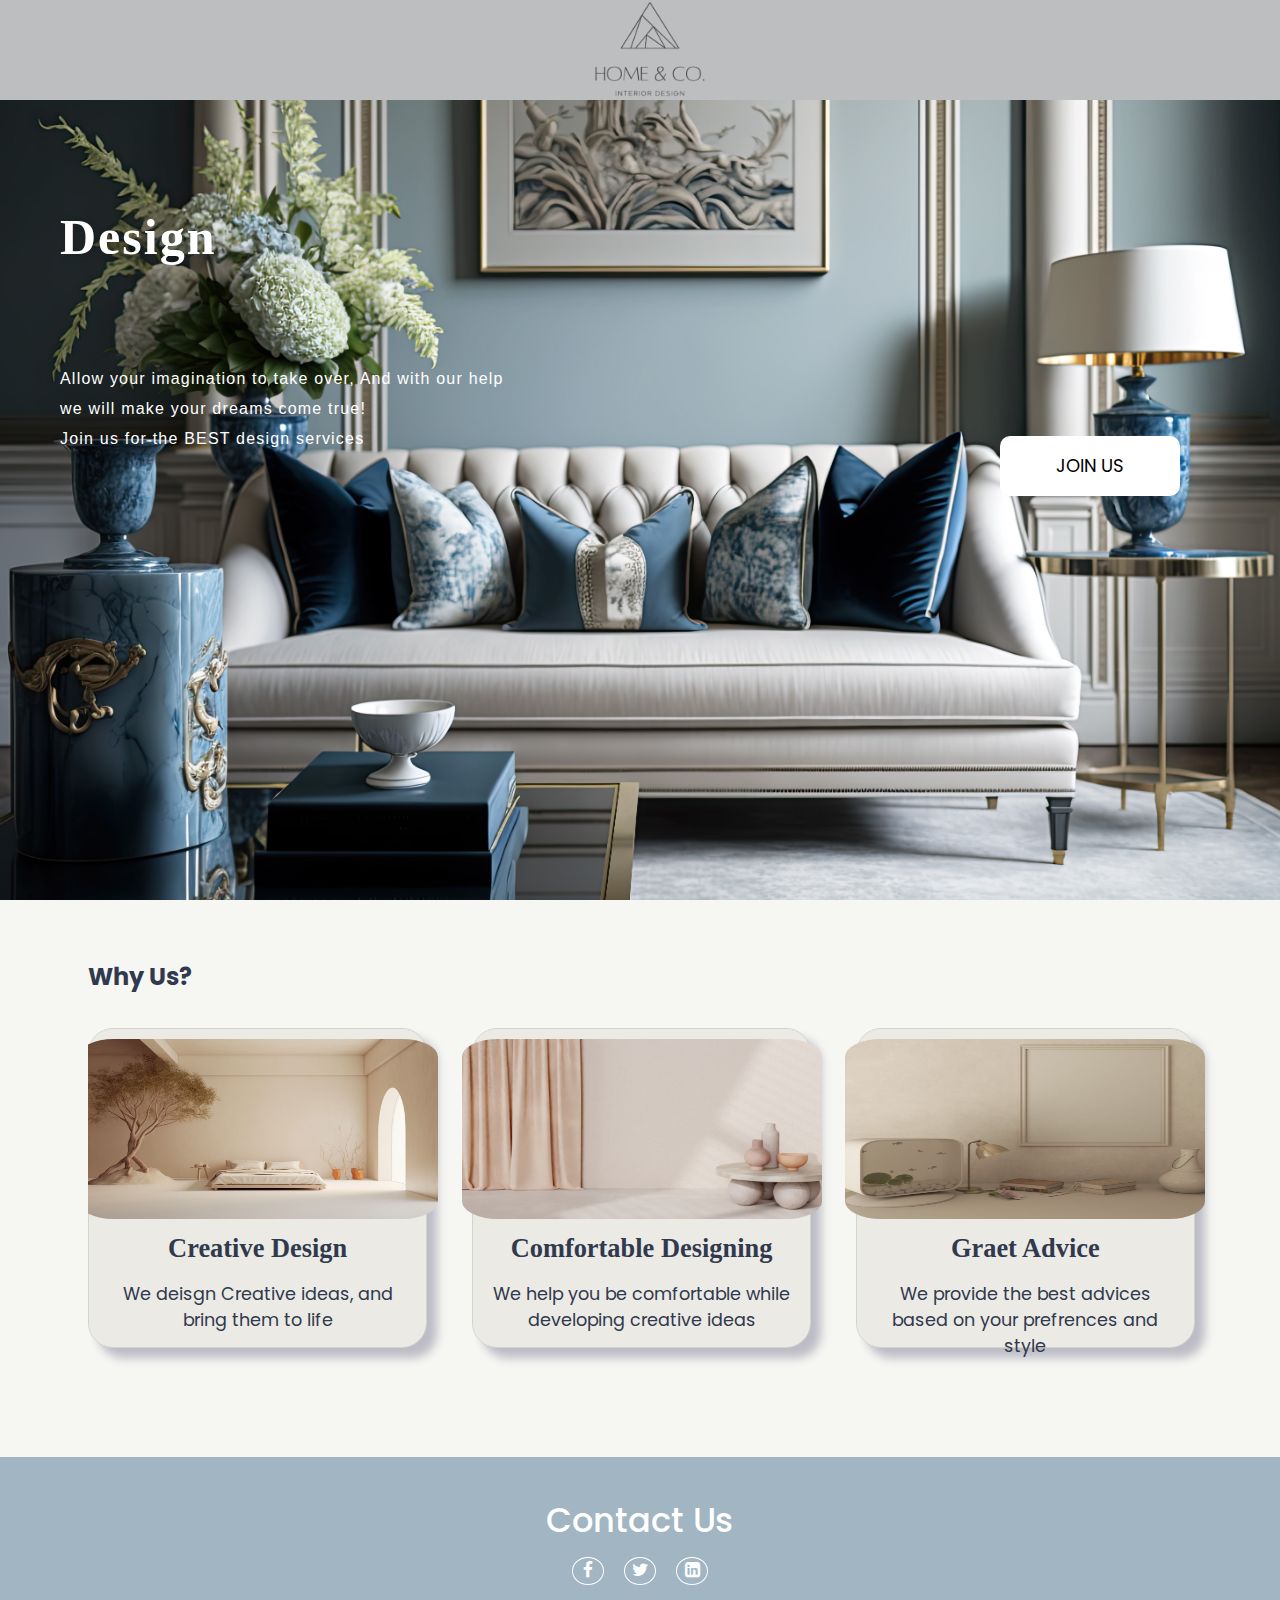
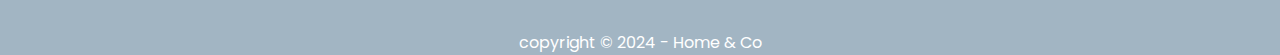
<file: index.html>
<!DOCTYPE html>
<html lang="en">

<head>
    <title>Home & Co</title>
    <meta charset="utf-8">
    <meta http-equiv="X-UA-Compatiable" content="IE=edge">
    <meta name="viewport" content="width=device-width, initial-scale=1.0">
    <link rel="stylesheet" href="styleHome.css">
    <link href='https://unpkg.com/boxicons@2.1.4/css/boxicons.min.css' rel='stylesheet'>
    <link rel="stylesheet" href="https://cdnjs.cloudflare.com/ajax/libs/font-awesome/4.7.0/css/font-awesome.min.css">

</head>

<body>


    <div class="main">
        <header> 
            <div class="navbar"> 
                <div class="icon"> 
                    <a href="index.html"> 
                        <img class="logo" src="img/logo.png" alt="DecorDirect Logo"> 
                    </a> 
                </div> 
            </div> 
        </header>

            <div class="content">
                <h1>Design <br><span id="typed-text"></span> <br></h1>
                <p class="par">Allow your imagination to take over, And with our help <br>
                    we will make your dreams come true! <br>
                    Join us for the BEST design services </p>
                <button class="cn"><a href="signup.html">JOIN US</a></button>
            </div>
        </div>
        
            <main>
            <div class="pc">
                <h2>Why Us?</h2>
                <div class="course-container">


                    <div class="course">

                        <img src="img/creative.jpg" alt="creative">

                        <h3 >
                            Creative Design </h3>

                        <p>We
                            deisgn Creative ideas, and bring them to life</p>

                    </div>

                    <div class="course">

                        <img src="img/comfort.jpg" alt="comfortable">

                        <h3>
                            Comfortable Designing</h3>

                        <p>We
                            help you be comfortable while developing creative ideas</p>

                    </div>

                    <div class="course">

                        <img src="img/advice.jpg" alt="advice">

                        <h3>Graet
                            Advice</h3>

                        <p>We
                            provide the best advices based on your prefrences and style</p>

                    </div>

                </div>

            </div>
        </main>

        <footer>
            <div class="footer-content">

                <h3 id="footer-header">Contact us</h3>

                <ul class="socials">
                    <li><a href=""><i class="fa fa-facebook"></i></a></li>
                    <li><a href=""><i class="fa fa-twitter"></i></a></li>
                    <li><a href=""><i class="fa fa-linkedin-square"></i></a></li>
                </ul>

                <div class=”footer-bottom”>
                    <p>copyright &copy; 2024 - Home & Co </p>
                </div>

            </div>
        </footer>



         <!--scrept for typing effect -->
        <script>
            const typedTextSpan = document.getElementById("typed-text");
            const textArray = ["Your DREAM", "Your Future", "Your Space"];
            const typingDelay = 100;
            const erasingDelay = 50;
            const newTextDelay = 1500; // Delay between current and next text
            let textArrayIndex = 0;
            let charIndex = 0;
            
            function type() {
              if (charIndex < textArray[textArrayIndex].length) {
                typedTextSpan.textContent += textArray[textArrayIndex].charAt(charIndex);
                charIndex++;
                setTimeout(type, typingDelay);
              } else {
                // Erase after some time
                setTimeout(erase, newTextDelay);
              }
            }
            
            function erase() {
              if (charIndex > 0) {
                typedTextSpan.textContent = textArray[textArrayIndex].substring(0, charIndex - 1);
                charIndex--;
                setTimeout(erase, erasingDelay);
              } else {
                textArrayIndex++;
                if (textArrayIndex >= textArray.length) textArrayIndex = 0;
                setTimeout(type, typingDelay + 1100);
              }
            }
            
            document.addEventListener("DOMContentLoaded", function() { // On DOM Load initiate the effect
              if (textArray.length) setTimeout(type, newTextDelay + 250);
            });
            </script>

            <!--END OF scrept for typing effect -->
               
</body>

</html>
</file>
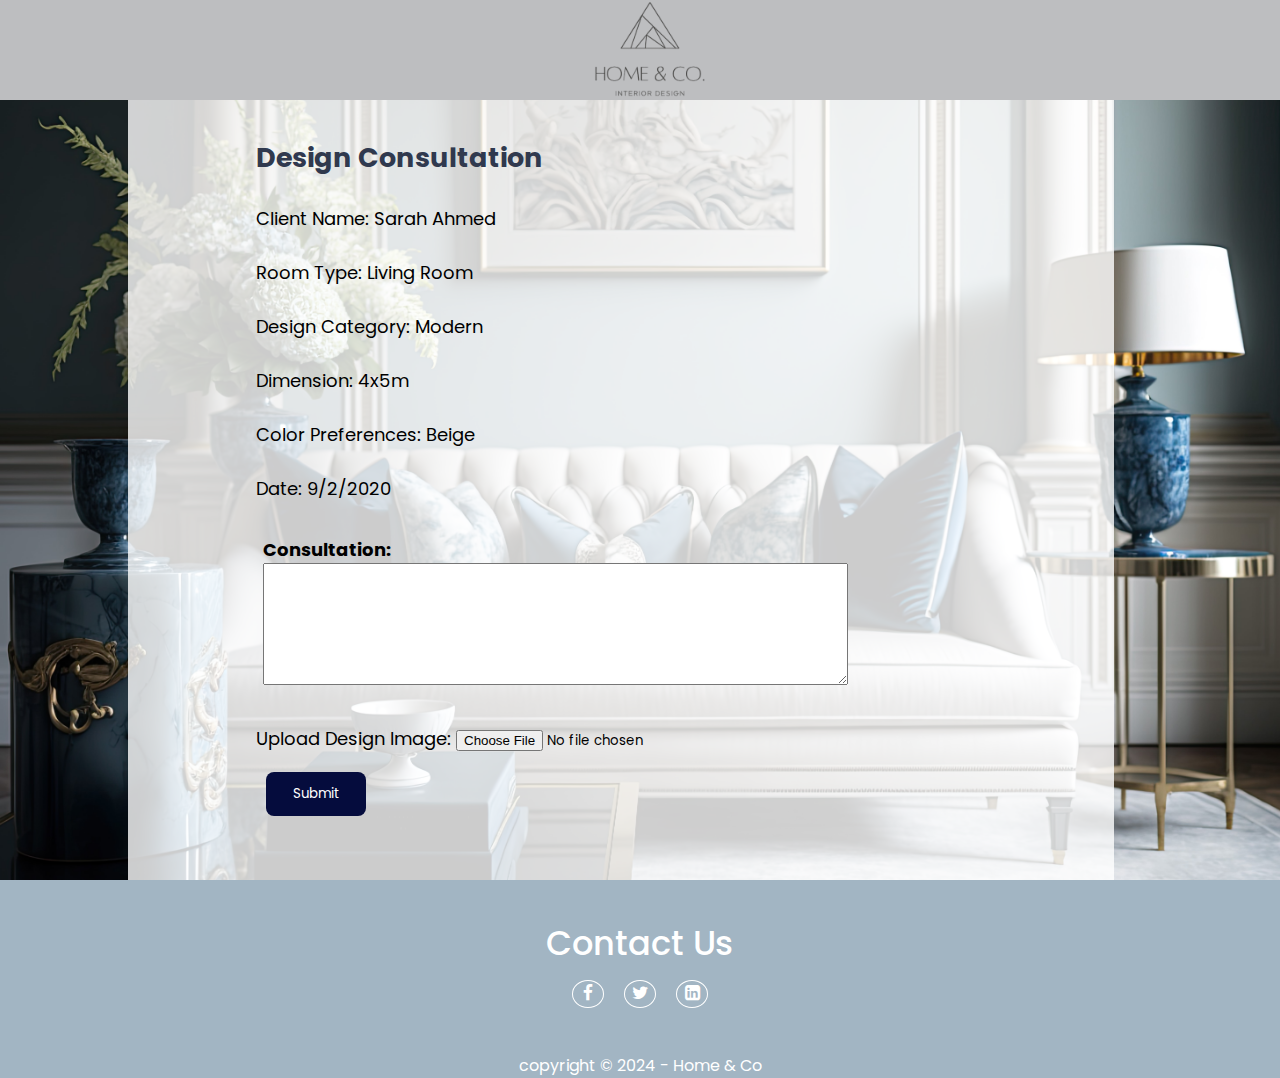
<file: DesignConsultation.html>
<!DOCTYPE html>
<html lang="en">

<head>
    <meta charset="UTF-8">
    <meta name="viewport" content="width=device-width, initial-scale=1.0">
    <title>Design Consultation</title>
    <link rel="stylesheet" href="styleconult.css">
    <link rel="stylesheet" href="styleHome.css">
    <link href='https://unpkg.com/boxicons@2.1.4/css/boxicons.min.css' rel='stylesheet'>
    <link rel="stylesheet" href="https://cdnjs.cloudflare.com/ajax/libs/font-awesome/4.7.0/css/font-awesome.min.css">
</head>

<body>
    <div class="main">

        <header> 
            <div class="navbar"> 
                <div class="icon"> 
                    <a href="index.html"> 
                        <img class="logo" src="img/logo.png" alt="DecorDirect Logo"> 
                    </a> 
                </div> 
            </div> 
        </header>
        <div class="container">
            <h2 id="titl">Design Consultation</h2> <br>

            <p>Client Name: Sarah Ahmed</p> <br>
            <p>Room Type: Living Room</p> <br>
            <p>Design Category: Modern</p> <br>
            <p>Dimension: 4x5m</p> <br>
            <p>Color Preferences: Beige</p> <br>
            <p>Date: 9/2/2020</p> <br>

            <!-- Design consultation form -->
            <div class="consultationText">
                <strong>Consultation:</strong> <br>
                <textarea id="consultationText" name="consultationText" rows="6" cols="50" required></textarea> <br>
            </div>
            <!-- Image upload section -->
            <div>
                <label for="designImage">Upload Design Image:</label>
                <input type="file" id="designImage" name="designImage" accept="image/*">
            </div>

            <button type="button" onclick="submitForm()">Submit</button>
        </div>

        <script>
            function submitForm() {
                
                const currentDate = new Date();
                

                const formData = {
                    clientName: "Sarah Ahmed",
                    roomType: "Living Room",
                    designCategory: "Modern",
                    dimension: "4x5m",
                    colorPreferences: "Beige",
                    consultationDate: "9/2/2020",
                    consultationText: document.getElementById('consultationText').value,
                };

               

                alert('Thank you! Form submitted successfully.');

                // Clear the form
                document.getElementById('consultationForm').reset();
            }
        </script>
          <footer>
            <div class="footer-content">
    
                <h3 id="footer-header">Contact us</h3>
    
                <ul class="socials">
                    <li><a href=""><i class="fa fa-facebook"></i></a></li>
                    <li><a href=""><i class="fa fa-twitter"></i></a></li>
                    <li><a href=""><i class="fa fa-linkedin-square"></i></a></li>
                </ul>
    
                <div class=”footer-bottom”>
                    <p>copyright &copy; 2024 - Home & Co </p>
                </div>
    
            </div>
        </footer>
    </body>

</html>
</file>
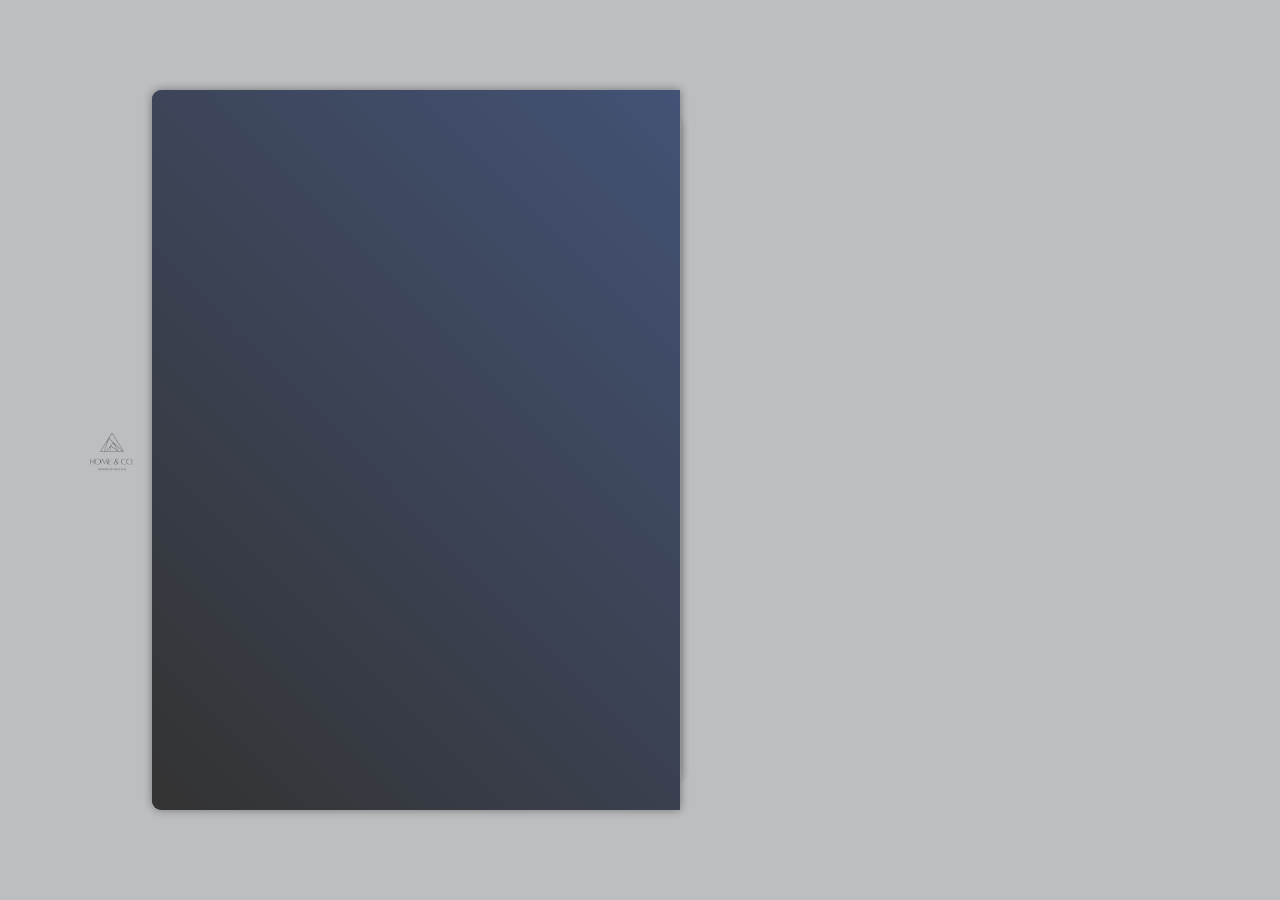
<file: Portofolio1.html>
<!DOCTYPE html>
<html lang="en">

<head>
    <meta charset="UTF-8">
    <meta http-equiv="X-UA-Compatible" content="IE=edge">
    <meta name="viewport" content="width=device-width, initial-scale=1.0">
    <title>LLC</title>
    <link rel="stylesheet" href="PortofolioDesign.css">
    <link href='https://unpkg.com/boxicons@2.1.4/css/boxicons.min.css' rel='stylesheet'>
    
</head>

<body>

    <header>
        <div class="navbar">
            <div class="icon">
                <a href="index.html">
                    <img class="logo" src="img/logo.png" alt="DecorDirect Logo">
                </a>
            </div>

            
        </div>


    </header>

    <div class="wrapper">
        <div class="cover cover-left"></div>
        <div class="cover cover-right"></div>

        <div class="book">
            <div class="book-page page-left">
                <div class="profile-page">
                    <img src="img/LLC logo.png" alt="LLC logo">
                    <h1>LLC</h1>
                    <h3>Interior Designer</h3>

                    <div class="social-media">
                        <a href="#"><i class='bx bxl-facebook'></i></a>
                        <a href="#"><i class='bx bxl-twitter'></i></a>
                        <a href="#"><i class='bx bxl-linkedin'></i></a>
                        <a href="#"><i class='bx bxl-instagram-alt'></i></a>
                    </div>

                    <p>
                        A company based in the UAE that specializes in comprehensive 
                        architectural space planning and interior design for residential, 
                        commercial, and hospitality projects
                    </p>

                    <div class="btn-box">
                        <a href="#" class="btn">Download CV</a>
                        <a href="#" class="btn contact-me">Contact Me</a>
                    </div>
                </div>
            </div>

            <div class="book-page page-right turn" id="turn-1">
                <div class="page-front">
                    <h1 class="title">Work Experience</h1>

                    <div class="workeduc-box">
                        <div class="workeduc-content">
                            <span class="year"><i class='bx bxs-calendar'></i>2020 - 2021</span>
                            <h3>Interior Designer - Maison Creatives</h3>
                            <p>
                                Led design projects with a focus on aesthetics, 
                                functionality, and client satisfaction.
                                </p>                        
                            </div>

                        <div class="workeduc-content">
                            <span class="year"><i class='bx bxs-calendar'></i>2021 - 2022</span>
                            <h3>Interior Designer - Innovate Space Designers</h3>
                            <p>
                                Directed eco-friendly residential and commercial designs, emphasizing 
                                collaboration and sustainability.

                            </p>
                        </div>

                        <div class="workeduc-content">
                            <span class="year"><i class='bx bxs-calendar'></i>2022 - 2023</span>
                            <h3>Interior Designer at Luxe Living Interiors</h3>
                            <p>
                                Focused on luxury interiors, pioneering space planning, and exclusive material sourcing.
                            </p>
                        </div>
                    </div>

                    <span class="number-page">1</span>

                    <span class="nextprev-btn" data-page="turn-1">
                        <i class='bx bx-chevron-right'></i>
                    </span>
                </div>
                
                <div class="page-back">
                    <h1 class="title">Work Experience</h1>

                    <div class="workeduc-box">
                        <div class="workeduc-content">
                            <span class="year"><i class='bx bxs-calendar'></i>2017 - 2018</span>
                            <h3>Junior Interior Designer - Design Innovations</h3>
                            <p>
                                Focused on foundational design principles and client engagement, 
                                establishing a solid reputation for creative solutions within budget constraints.
                                </p>
                        </div>
                    
                        <div class="workeduc-content">
                            <span class="year"><i class='bx bxs-calendar'></i>2018 - 2019</span>
                            <h3>Intermediate Interior Designer - Creative Spaces Ltd.</h3>
                            <p>
                                Advanced to more complex projects, incorporating innovative design technologies and materials, enhancing project delivery and client satisfaction.



                            </p>
                        </div>
                    
                        <div class="workeduc-content">
                            <span class="year"><i class='bx bxs-calendar'></i>2019 - 2020</span>
                            <h3>Senior Interior Designer - EcoDesign Solutions</h3>
                            <p>
                                Led a team on high-profile projects, emphasizing sustainable and 
                                smart design practices, solidifying a leadership role in the industry.                            
                            </p>
                        </div>
                    </div>

                    <span class="number-page">2</span>
                    
                    <span class="nextprev-btn back" data-page="turn-1">
                        <i class='bx bx-chevron-left'></i>
                    </span>
                </div>
            </div>

            <div class="book-page page-right turn" id="turn-2">
                <div class="page-front">
                    <h1 class="title">My Works</h1>
                    <div>
                        <img src="img/ptf1.jpg" alt="work 1" class="work-image" data-page="3" style="display: none;">
                    </div>
                    <span class="number-page">3</span>
                    <span class="nextprev-btn" data-page="turn-2">
                        <i class='bx bx-chevron-right'></i>
                    </span>
                </div>
                
                <div class="page-back">
                    <h1 class="title">My Works</h1>
                    <div>
                        <img src="img/ptf2.jpg" alt="work 2" class="work-image" data-page="4" style="display: none;">
                    </div>
                    <span class="number-page">4</span>
                    
                    <span class="nextprev-btn back" data-page="turn-2">
                        <i class='bx bx-chevron-left'></i>
                    </span>
                </div>
            </div>

            <div class="book-page page-right turn" id="turn-3">
                <div class="page-front">
                    <h1 class="title">My Works</h1>
                    <div>
                        <img src="img/ptf3.jpg" alt="work 3" class="work-image" data-page="5" style="display: none;">
                    </div>
                    <span class="number-page">5</span>
                    
                    <span class="nextprev-btn" data-page="turn-3">
                        <i class='bx bx-chevron-right'></i>
                    </span>
                </div>
                
                <div class="page-back">
                    <h1 class="title">Contact Me!</h1>

                    <div class="contact-box">
                        <form action="#">
                            <input type="text" class="field" placeholder="Full Name" required>
                            <input type="email" class="field" placeholder="Email Address" required>
                            <textarea name="" id="" cols="30" rows="10" class="field" placeholder="Your Message" required></textarea>
                            <input type="submit" class="btn" value="Send Message">
                        </form>
                    </div>

                    <span class="number-page">6</span>
                    
                    <span class="nextprev-btn back" data-page="turn-3">
                        <i class='bx bx-chevron-left'></i>
                    </span>

                    <a href="#" class="back-profile">
                        <p>Profile</p>
                        <i class='bx bxs-user'></i>
                    </a>
                </div>
            </div>

        </div>
    </div>


    <script src="PortofolioJS.js"></script>

</body>

</html>
</file>
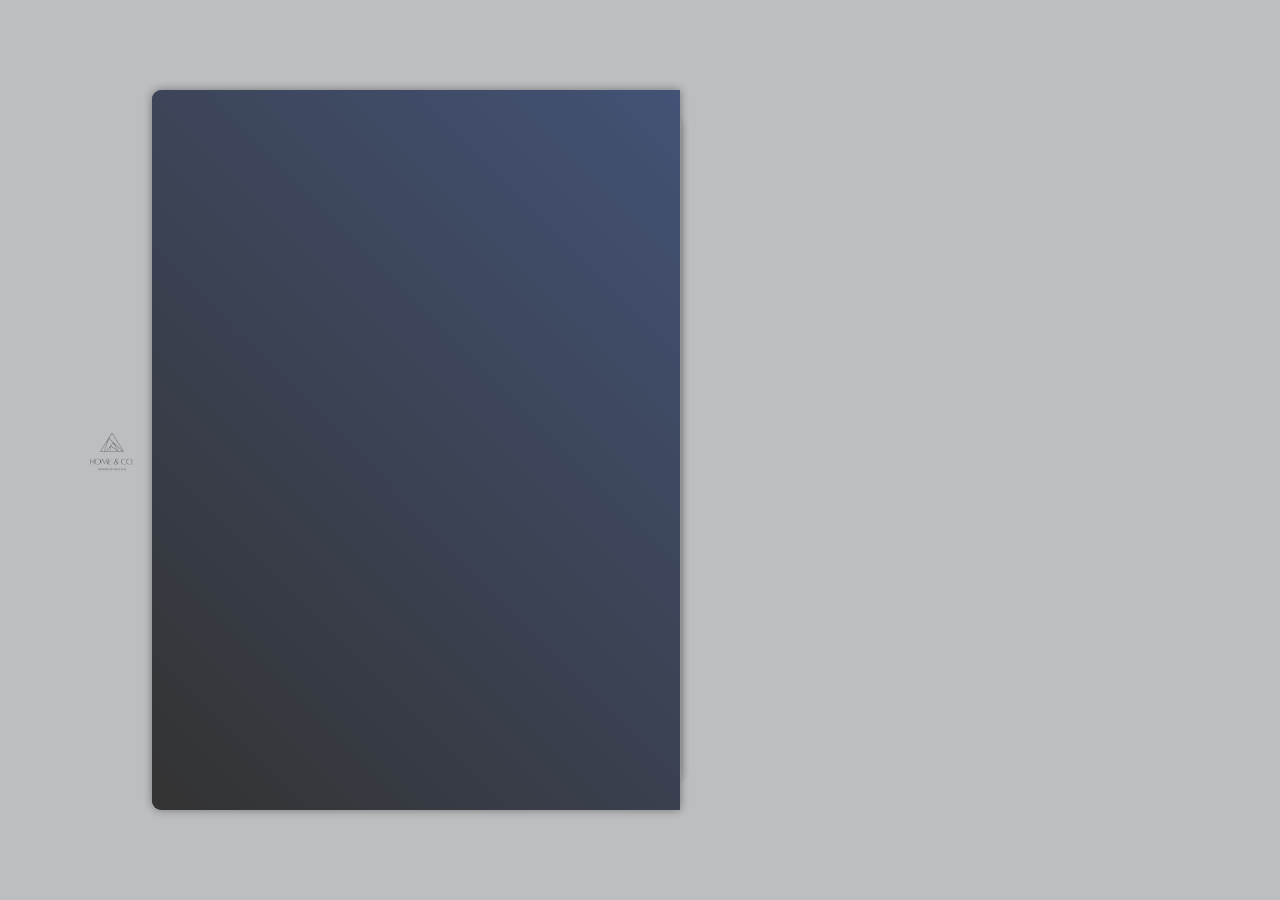
<file: Portofolio2.html>
<!DOCTYPE html>
<html lang="en">

<head>
    <meta charset="UTF-8">
    <meta http-equiv="X-UA-Compatible" content="IE=edge">
    <meta name="viewport" content="width=device-width, initial-scale=1.0">
    <title>AKFD</title>
    <link rel="stylesheet" href="PortofolioDesign.css">
    <link href='https://unpkg.com/boxicons@2.1.4/css/boxicons.min.css' rel='stylesheet'>
</head>

<body>

    <header>
        <div class="navbar">
            <div class="icon">
                <a href="index.html">
                    <img class="logo" src="img/logo.png" alt="DecorDirect Logo">
                </a>
            </div>

            
        </div>


    </header>

    <div class="wrapper">
        <div class="cover cover-left"></div>
        <div class="cover cover-right"></div>

        <div class="book">
            <div class="book-page page-left">
                <div class="profile-page">
                    <img src="img/Akfd logo.png" alt="Akfd logo">
                    <h1>AKFD</h1>
                    <h3>Interior Designer</h3>

                    <div class="social-media">
                        <a href="#"><i class='bx bxl-facebook'></i></a>
                        <a href="#"><i class='bx bxl-twitter'></i></a>
                        <a href="#"><i class='bx bxl-linkedin'></i></a>
                        <a href="#"><i class='bx bxl-instagram-alt'></i></a>
                    </div>

                    <p>
                        Architects & Interior Designers – Known for their architectural 
                        and design work, they are based in New Delhi and 
                        have been involved in various cultural initiatives including dance workshops and events
                    </p>

                    <div class="btn-box">
                        <a href="#" class="btn">Download CV</a>
                        <a href="#" class="btn contact-me">Contact Me</a>
                    </div>
                </div>
            </div>

            <div class="book-page page-right turn" id="turn-1">
                <div class="page-front">
                    <h1 class="title">Work Experience</h1>

                    <div class="workeduc-box">
                        <div class="workeduc-content">
                            <span class="year"><i class='bx bxs-calendar'></i>2020 - 2021</span>
                            <h3>Interior Designer - Maison Creatives</h3>
                            <p>
                                Led design projects with a focus on aesthetics, 
                                functionality, and client satisfaction.
                                </p>                        
                            </div>

                        <div class="workeduc-content">
                            <span class="year"><i class='bx bxs-calendar'></i>2021 - 2022</span>
                            <h3>Interior Designer - Innovate Space Designers</h3>
                            <p>
                                Directed eco-friendly residential and commercial designs, emphasizing 
                                collaboration and sustainability.

                            </p>
                        </div>

                        <div class="workeduc-content">
                            <span class="year"><i class='bx bxs-calendar'></i>2022 - 2023</span>
                            <h3>Interior Designer at Luxe Living Interiors</h3>
                            <p>
                                Focused on luxury interiors, pioneering space planning, and exclusive material sourcing.
                            </p>
                        </div>
                    </div>

                    <span class="number-page">1</span>

                    <span class="nextprev-btn" data-page="turn-1">
                        <i class='bx bx-chevron-right'></i>
                    </span>
                </div>
                
                <div class="page-back">
                    <h1 class="title">Work Experience</h1>

                    <div class="workeduc-box">
                        <div class="workeduc-content">
                            <span class="year"><i class='bx bxs-calendar'></i>2017 - 2018</span>
                            <h3>Junior Interior Designer - Design Innovations</h3>
                            <p>
                                Focused on foundational design principles and client engagement, 
                                establishing a solid reputation for creative solutions within budget constraints.
                                </p>
                        </div>
                    
                        <div class="workeduc-content">
                            <span class="year"><i class='bx bxs-calendar'></i>2018 - 2019</span>
                            <h3>Intermediate Interior Designer - Creative Spaces Ltd.</h3>
                            <p>
                                Advanced to more complex projects, incorporating innovative design technologies and materials, enhancing project delivery and client satisfaction.



                            </p>
                        </div>
                    
                        <div class="workeduc-content">
                            <span class="year"><i class='bx bxs-calendar'></i>2019 - 2020</span>
                            <h3>Senior Interior Designer - EcoDesign Solutions</h3>
                            <p>
                                Led a team on high-profile projects, emphasizing sustainable and 
                                smart design practices, solidifying a leadership role in the industry.                            
                            </p>
                        </div>
                    </div>

                    <span class="number-page">2</span>
                    
                    <span class="nextprev-btn back" data-page="turn-1">
                        <i class='bx bx-chevron-left'></i>
                    </span>
                </div>
            </div>

            <div class="book-page page-right turn" id="turn-2">
                <div class="page-front">
                    <h1 class="title">My Works</h1>
                    <div>
                        <img src="img/ptf1.jpg" alt="work 1" class="work-image" data-page="3" style="display: none;">
                    </div>
                    <span class="number-page">3</span>
                    
                    <span class="nextprev-btn" data-page="turn-2">
                        <i class='bx bx-chevron-right'></i>
                    </span>
                </div>
                
                <div class="page-back">
                    <h1 class="title">My Works</h1>
                    <div>
                        <img src="img/ptf2.jpg" alt="work 2" class="work-image" data-page="4" style="display: none;">
                    </div>
                    <span class="number-page">4</span>
                    
                    <span class="nextprev-btn back" data-page="turn-2">
                        <i class='bx bx-chevron-left'></i>
                    </span>
                </div>
            </div>

            <div class="book-page page-right turn" id="turn-3">
                <div class="page-front">
                    <h1 class="title">My Works</h1>
                    <div>
                        <img src="img/ptf3.jpg" alt="work 3" class="work-image" data-page="5" style="display: none;">
                    </div>
                    <span class="number-page">5</span>
                    
                    <span class="nextprev-btn" data-page="turn-3">
                        <i class='bx bx-chevron-right'></i>
                    </span>
                </div>
                
                <div class="page-back">
                    <h1 class="title">Contact Me!</h1>

                    <div class="contact-box">
                        <form action="#">
                            <input type="text" class="field" placeholder="Full Name" required>
                            <input type="email" class="field" placeholder="Email Address" required>
                            <textarea name="" id="" cols="30" rows="10" class="field" placeholder="Your Message" required></textarea>
                            <input type="submit" class="btn" value="Send Message">
                        </form>
                    </div>

                    <span class="number-page">6</span>
                    
                    <span class="nextprev-btn back" data-page="turn-3">
                        <i class='bx bx-chevron-left'></i>
                    </span>

                    <a href="#" class="back-profile">
                        <p>Profile</p>
                        <i class='bx bxs-user'></i>
                    </a>
                </div>
            </div>

        </div>
    </div>


    <script src="PortofolioJS.js"></script>

</body>

</html>
</file>
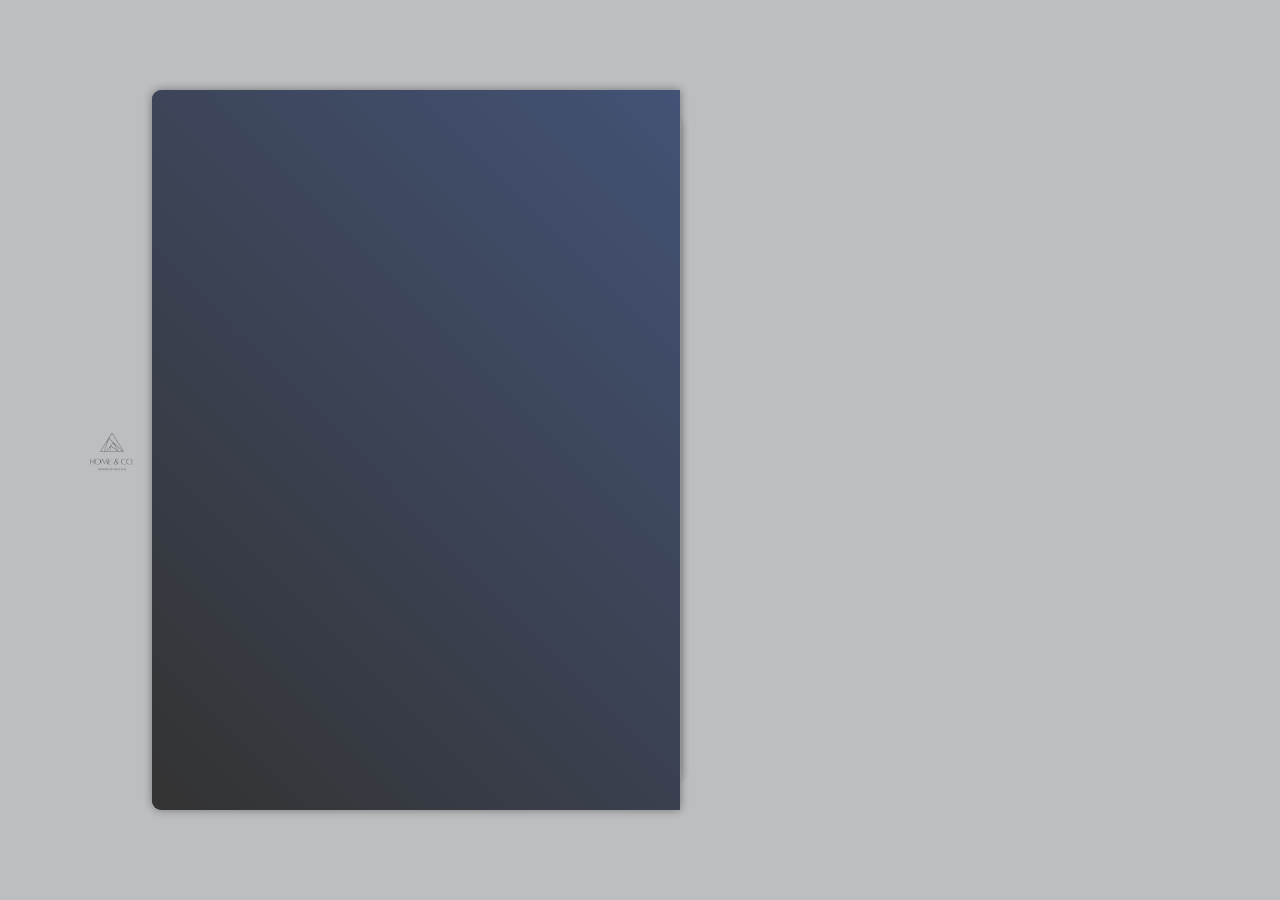
<file: Portofolio3.html>
<!DOCTYPE html>
<html lang="en">

<head>
    <meta charset="UTF-8">
    <meta http-equiv="X-UA-Compatible" content="IE=edge">
    <meta name="viewport" content="width=device-width, initial-scale=1.0">
    <title>Kart</title>
    <link rel="stylesheet" href="PortofolioDesign.css">
    <link href='https://unpkg.com/boxicons@2.1.4/css/boxicons.min.css' rel='stylesheet'>
</head>

<body>

    <header>
        <div class="navbar">
            <div class="icon">
                <a href="index.html">
                    <img class="logo" src="img/logo.png" alt="DecorDirect Logo">
                </a>
            </div>
            
        </div>

    </header>

    <div class="wrapper">
        <div class="cover cover-left"></div>
        <div class="cover cover-right"></div>

        <div class="book">
            <div class="book-page page-left">
                <div class="profile-page">
                    <img src="img/Kart logo.png" alt="Kart logo">
                    <h1>Kart</h1>
                    <h3>Interior Designer</h3>

                    <div class="social-media">
                        <a href="#"><i class='bx bxl-facebook'></i></a>
                        <a href="#"><i class='bx bxl-twitter'></i></a>
                        <a href="#"><i class='bx bxl-linkedin'></i></a>
                        <a href="#"><i class='bx bxl-instagram-alt'></i></a>
                    </div>

                    <p>
                        Mentioned as interior designers for a project in Dubai in association with Pinnacle Interiors​
                    </p>

                    <div class="btn-box">
                        <a href="#" class="btn">Download CV</a>
                        <a href="#" class="btn contact-me">Contact Me</a>
                    </div>
                </div>
            </div>

            <div class="book-page page-right turn" id="turn-1">
                <div class="page-front">
                    <h1 class="title">Work Experience</h1>

                    <div class="workeduc-box">
                        <div class="workeduc-content">
                            <span class="year"><i class='bx bxs-calendar'></i>2020 - 2021</span>
                            <h3>Interior Designer - Maison Creatives</h3>
                            <p>
                                Led design projects with a focus on aesthetics, 
                                functionality, and client satisfaction.
                                </p>                        
                            </div>

                        <div class="workeduc-content">
                            <span class="year"><i class='bx bxs-calendar'></i>2021 - 2022</span>
                            <h3>Interior Designer - Innovate Space Designers</h3>
                            <p>
                                Directed eco-friendly residential and commercial designs, emphasizing 
                                collaboration and sustainability.

                            </p>
                        </div>

                        <div class="workeduc-content">
                            <span class="year"><i class='bx bxs-calendar'></i>2022 - 2023</span>
                            <h3>Interior Designer at Luxe Living Interiors</h3>
                            <p>
                                Focused on luxury interiors, pioneering space planning, and exclusive material sourcing.
                            </p>
                        </div>
                    </div>

                    <span class="number-page">1</span>

                    <span class="nextprev-btn" data-page="turn-1">
                        <i class='bx bx-chevron-right'></i>
                    </span>
                </div>
                
                <div class="page-back">
                    <h1 class="title">Work Experience</h1>

                    <div class="workeduc-box">
                        <div class="workeduc-content">
                            <span class="year"><i class='bx bxs-calendar'></i>2017 - 2018</span>
                            <h3>Junior Interior Designer - Design Innovations</h3>
                            <p>
                                Focused on foundational design principles and client engagement, 
                                establishing a solid reputation for creative solutions within budget constraints.
                                </p>
                        </div>
                    
                        <div class="workeduc-content">
                            <span class="year"><i class='bx bxs-calendar'></i>2018 - 2019</span>
                            <h3>Intermediate Interior Designer - Creative Spaces Ltd.</h3>
                            <p>
                                Advanced to more complex projects, incorporating innovative design technologies and materials, enhancing project delivery and client satisfaction.



                            </p>
                        </div>
                    
                        <div class="workeduc-content">
                            <span class="year"><i class='bx bxs-calendar'></i>2019 - 2020</span>
                            <h3>Senior Interior Designer - EcoDesign Solutions</h3>
                            <p>
                                Led a team on high-profile projects, emphasizing sustainable and 
                                smart design practices, solidifying a leadership role in the industry.                            
                            </p>
                        </div>
                    </div>

                    <span class="number-page">2</span>
                    
                    <span class="nextprev-btn back" data-page="turn-1">
                        <i class='bx bx-chevron-left'></i>
                    </span>
                </div>
            </div>

            <div class="book-page page-right turn" id="turn-2">
                <div class="page-front">
                    <h1 class="title">My Works</h1>
                    <div>
                        <img src="img/ptf1.jpg" alt="work 1" class="work-image" data-page="3" style="display: none;">
                    </div>
                    <span class="number-page">3</span>
                    
                    <span class="nextprev-btn" data-page="turn-2">
                        <i class='bx bx-chevron-right'></i>
                    </span>
                </div>
                
                <div class="page-back">
                    <h1 class="title">My Works</h1>
                    <div>
                        <img src="img/ptf2.jpg" alt="work 2" class="work-image" data-page="4" style="display: none;">
                    </div>
                    <span class="number-page">4</span>
                    
                    <span class="nextprev-btn back" data-page="turn-2">
                        <i class='bx bx-chevron-left'></i>
                    </span>
                </div>
            </div>

            <div class="book-page page-right turn" id="turn-3">
                <div class="page-front">
                    <h1 class="title">My Works</h1>
                    <div>
                        <img src="img/ptf3.jpg" alt="work 3" class="work-image" data-page="5" style="display: none;">
                    </div>
                    <span class="number-page">5</span>
                    
                    <span class="nextprev-btn" data-page="turn-3">
                        <i class='bx bx-chevron-right'></i>
                    </span>
                </div>
                
                <div class="page-back">
                    <h1 class="title">Contact Me!</h1>

                    <div class="contact-box">
                        <form action="#">
                            <input type="text" class="field" placeholder="Full Name" required>
                            <input type="email" class="field" placeholder="Email Address" required>
                            <textarea name="" id="" cols="30" rows="10" class="field" placeholder="Your Message" required></textarea>
                            <input type="submit" class="btn" value="Send Message">
                        </form>
                    </div>

                    <span class="number-page">6</span>
                    
                    <span class="nextprev-btn back" data-page="turn-3">
                        <i class='bx bx-chevron-left'></i>
                    </span>

                    <a href="#" class="back-profile">
                        <p>Profile</p>
                        <i class='bx bxs-user'></i>
                    </a>
                </div>
            </div>

        </div>
    </div>


    <script src="PortofolioJS.js"></script>

</body>

</html>
</file>
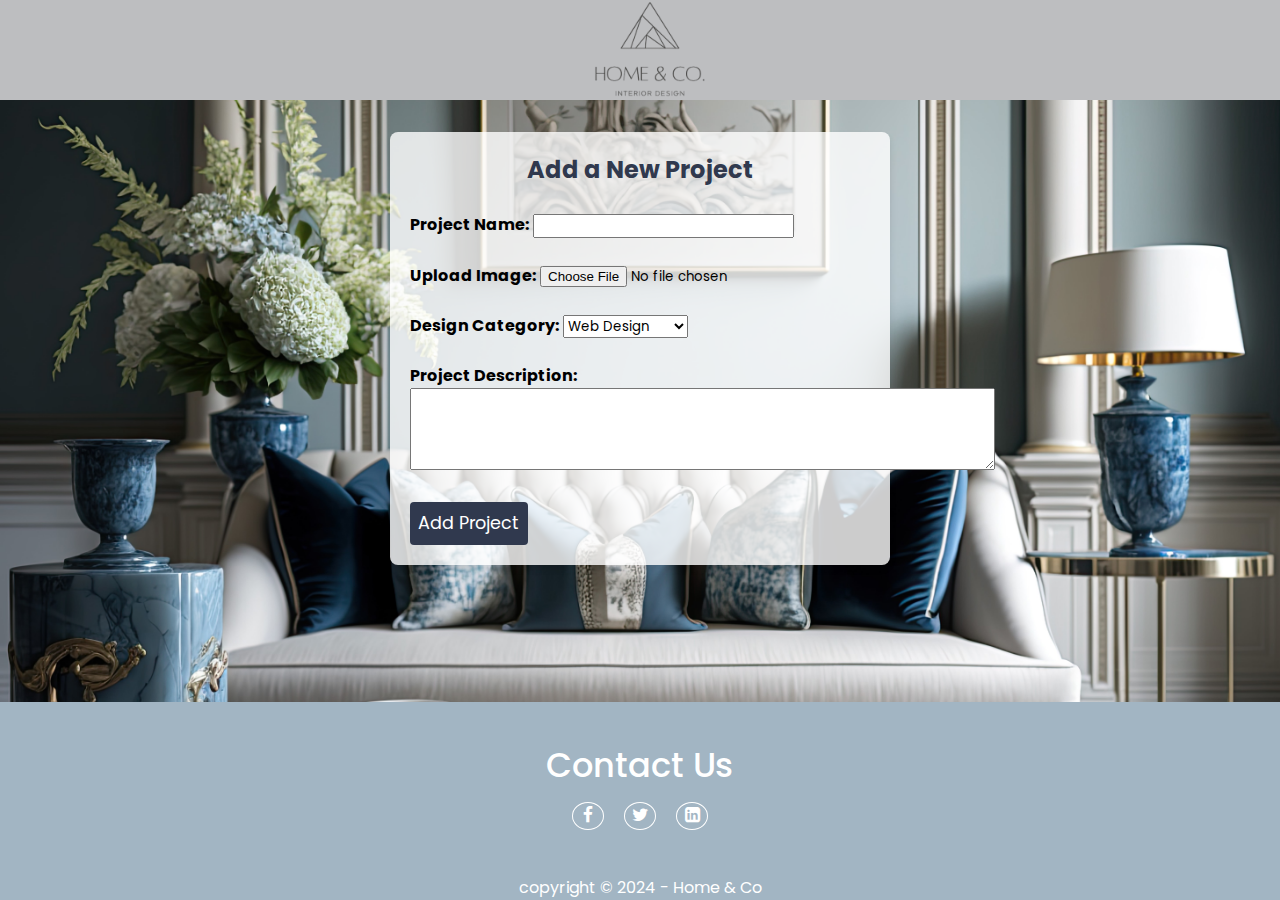
<file: ProjectAddition.html>
<!DOCTYPE html>
<html lang="en">
    <head>
        <title>Project Addition | Home & Co</title>
        <meta charset="utf-8">
        <meta http-equiv="X-UA-Compatiable" content="IE=edge">
        <meta name="viewport" content="width=device-width, initial-scale=1.0">
        <link rel="stylesheet" href="styleaddition.css">
        <link rel="stylesheet" href="styleHome.css">
        <link href='https://unpkg.com/boxicons@2.1.4/css/boxicons.min.css' rel='stylesheet'>
        <link rel="stylesheet" href="https://cdnjs.cloudflare.com/ajax/libs/font-awesome/4.7.0/css/font-awesome.min.css">
    
        <script>
            function redirectToDesignerHP() {
                window.location.href = 'designerHome.html';
                return false;
            }
        </script>
    </head>
    
    <body>
        
        
        <div class="main">
            <header> 
                <div class="navbar"> 
                    <div class="icon"> 
                        <a href="index.html"> 
                            <img class="logo" src="img/logo.png" alt="DecorDirect Logo"> 
                        </a> 
                    </div> 
                </div> 
            </header>
            

            <main class="AdditionUpdate"> 
                <h2>Add a New Project</h2><br>
                <form action="/submit_project" method="post" onsubmit="return redirectToDesignerHP();">
        
                <label for="projectName">Project Name:</label>
                <input type="text" id="projectName" name="projectName" required > <br><br>
        
                <label for="projectImage">Upload Image:</label>
                <input type="file" id="projectImage" name="projectImage" accept="image/*" required><br><br>
        

                <label for="designCategory">Design Category:</label>
                <select id="designCategory" name="designCategory" required>
                    <option value="web">Web Design</option>
                    <option value="Modren">Modren</option>
                    <option value="graphic">Graphic Design</option>
                    <option value="ui">UI/UX Design</option>
                    <option value="other">Other</option>
                </select> <br><br>


                <label for="projectDescription">Project Description:</label><br>
                <textarea id="projectDescription" name="projectDescription" rows="4" cols="50" required></textarea><br><br>
        
                <input type="submit" value="Add Project">
                
            </form>
            </main>
        

            <footer>
                <div class="footer-content">
        
                    <h3 id="footer-header">Contact us</h3>
        
                    <ul class="socials">
                        <li><a href=""><i class="fa fa-facebook"></i></a></li>
                        <li><a href=""><i class="fa fa-twitter"></i></a></li>
                        <li><a href=""><i class="fa fa-linkedin-square"></i></a></li>
                    </ul>
        
                    <div class=”footer-bottom”>
                        <p>copyright &copy; 2024 - Home & Co </p>
                    </div>
        
                </div>
            </footer>

    </div>
        </body>
</html>
</file>
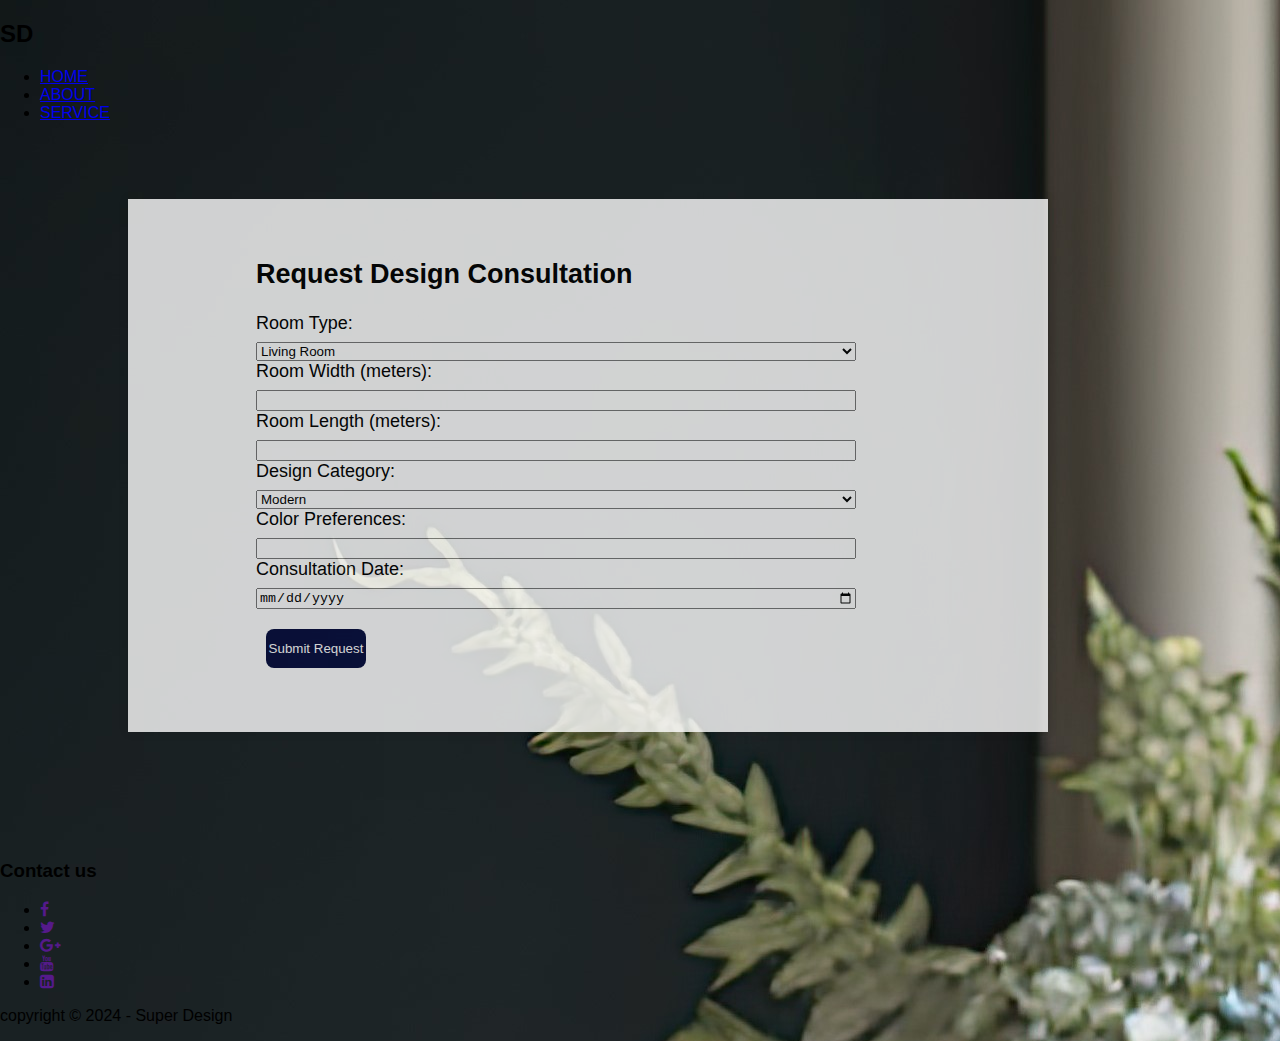
<file: request_consultation.html>
<!DOCTYPE html>
<html lang="en">

<head>
    <meta charset="UTF-8">
    <meta name="viewport" content="width=device-width, initial-scale=1.0">
    <title>Request Design Consultation</title>
    <link rel="stylesheet" href="style9.css">
    <link href='https://unpkg.com/boxicons@2.1.4/css/boxicons.min.css' rel='stylesheet'>
    <link rel="stylesheet" href="https://cdnjs.cloudflare.com/ajax/libs/font-awesome/4.7.0/css/font-awesome.min.css">
</head>

<body>
    <header>
        <div class="navbar">
            <div class="icon">
                <h2 class="logo">SD</h2>
            </div>
            <div class="menu">
                <ul>
                    <li><a href="#">HOME</a></li>
                    <li><a href="#">ABOUT</a></li>
                    <li><a href="#">SERVICE</a></li>
                </ul>
            </div>
        </div>
    </header>
    <div class="container">
        <h2>Request Design Consultation</h2>
        <form action="design_consultation.html" method="get">
            <label for="roomType">Room Type:</label>
            <select id="roomType" name="roomType" required>
                <option value="livingRoom">Living Room</option>
                <option value="bedroom">Bedroom</option>
                <option value="kitchen">Kitchen</option>
                <!-- Add more room types as needed -->
            </select>

            <label for="roomWidth">Room Width (meters):</label>
            <input type="text" id="roomWidth" name="roomWidth" required>

            <label for="roomLength">Room Length (meters):</label>
            <input type="text" id="roomLength" name="roomLength" required>

            <label for="designCategory">Design Category:</label>
            <select id="designCategory" name="designCategory" required>
                <option value="modern">Modern</option>
                <option value="country">Country</option>
                <option value="coastal">Coastal</option>
            </select>

            <label for="colorPreferences">Color Preferences:</label>
            <input type="text" id="colorPreferences" name="colorPreferences" required>

            <!-- Add date input -->
            <label for="consultationDate">Consultation Date:</label>
            <input type="date" id="consultationDate" name="consultationDate" required>

            <button type="button" onclick="submitForm()">Submit Request</button>
        </form>

        <!-- Thank You Message Section -->
        <div id="thankYouSection" style="display: none;">
            <h4>Thank you for your submission!</h4>
        </div>
    </div>
    <script>
        function submitForm() {
            // Simulate form submission and save data (replace this with actual backend logic)
            const formData = {
                roomType: document.getElementById('roomType').value,
                roomWidth: document.getElementById('roomWidth').value,
                roomLength: document.getElementById('roomLength').value,
                designCategory: document.getElementById('designCategory').value,
                colorPreferences: document.getElementById('colorPreferences').value,
                consultationDate: document.getElementById('consultationDate').value
                // Add more fields as needed
            };

            // Save the data to local storage
            localStorage.setItem('consultationData', JSON.stringify(formData));

            // Display a confirmation message (you can customize this)
            alert('Form submitted successfully!');

            // Clear the form
            document.getElementById('consultationForm').reset();
        }
    </script>
    <footer>
        <div class="footer-content">
            <h3>Contact us</h3>
            <ul class="socials">
                <li><a href=""><i class="fa fa-facebook"></i></a></li>
                <li><a href=""><i class="fa fa-twitter"></i></a></li>
                <li><a href=""><i class="fa fa-google-plus"></i></a></li>
                <li><a href=""><i class="fa fa-youtube"></i></a></li>
                <li><a href=""><i class="fa fa-linkedin-square"></i></a></li>
            </ul>
            <div class="footer-bottom">
                <p>copyright &copy; 2024 - Super Design</p>
            </div>
        </div>
    </footer>
</body>

</html>
</file>
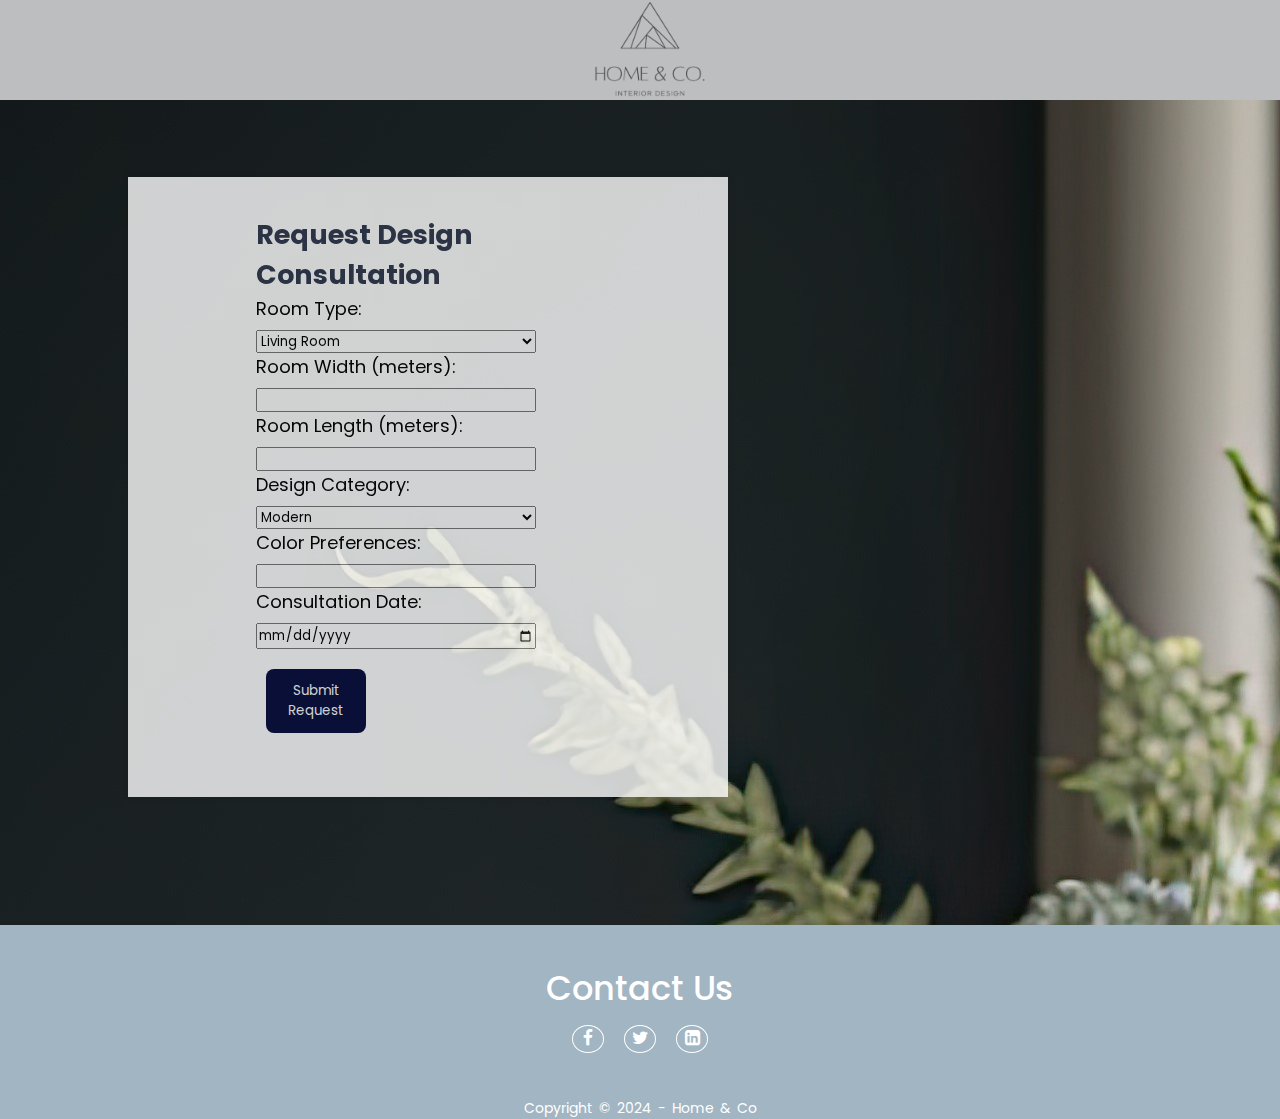
<file: RequestConsultation.html>
<!DOCTYPE html>
<html lang="en">

<head>
    <meta charset="UTF-8">
    <meta name="viewport" content="width=device-width, initial-scale=1.0">
    <title>Request Design Consultation</title>
    <link rel="stylesheet" href="style9.css">
    <link rel="stylesheet" href="styleHome.css">
    <link href='https://unpkg.com/boxicons@2.1.4/css/boxicons.min.css' rel='stylesheet'>
    <link rel="stylesheet" href="https://cdnjs.cloudflare.com/ajax/libs/font-awesome/4.7.0/css/font-awesome.min.css">
</head>

<body>
   
    <header>
        <div class="navbar">
            <div class="icon">
                <a href="index.html">
                    <img class="logo" src="img/logo.png" alt="DecorDirect Logo">
                </a>
            </div>
        </div>
    </header>
    <div class="container">
        <h2>Request Design Consultation</h2>
        <form id="consultationForm" action="process_request.php" method="post">

            <label for="roomType">Room Type:</label>
            <select id="roomType" name="roomType" required>
                <option value="livingRoom" selected>Living Room</option>
                <option value="bedroom">Bedroom</option>
                <option value="kitchen">Kitchen</option>
                <!-- Add more room types as needed -->
            </select>

            <label for="roomWidth">Room Width (meters):</label>
            <input type="text" id="roomWidth" name="roomWidth"  required>

            <label for="roomLength">Room Length (meters):</label>
            <input type="text" id="roomLength" name="roomLength" required>

            <label for="designCategory">Design Category:</label>
            <select id="designCategory" name="designCategory" required>
                <option value="modern" selected>Modern</option>
                <option value="country">Country</option>
                <option value="coastal">Coastal</option>
            </select>

            <label for="colorPreferences">Color Preferences:</label>
            <input type="text" id="colorPreferences" name="colorPreferences"  required>

            <!-- Add date input -->
            <label for="consultationDate">Consultation Date:</label>
            <input type="date" id="consultationDate" name="date"  required>

            <button type="submit">Submit Request</button>
        </form>

        <!-- Thank You Message Section -->
        <div id="thankYouSection" style="display: none;">
            <h4>Thank you for your submission!</h4>
        </div>
    </div>

    <footer>
        <div class="footer-content">

            <h3 id="footer-header">Contact us</h3>

            <ul class="socials">
                <li><a href=""><i class="fa fa-facebook"></i></a></li>
                <li><a href=""><i class="fa fa-twitter"></i></a></li>
                <li><a href=""><i class="fa fa-linkedin-square"></i></a></li>
            </ul>
  
            <div class="footer-bottom">
                <p>copyright &copy; 2024 - Home & Co </p>
            </div>

        </div>
    </footer>

    <script>
        // Function to submit form
        function submitForm() {
            document.getElementById("consultationForm").submit();
        }
    </script>
</body>

</html>
</file>
<file: styleHome.css>
/*
Click nbfs://nbhost/SystemFileSystem/Templates/Licenses/license-default.txt to change this license
Click nbfs://nbhost/SystemFileSystem/Templates/ClientSide/css.css to edit this template
*/
/* 
    Created on : Mar 10, 2024, 8:05:23 PM
    Author     : arwa_
*/

@import url("https://fonts.googleapis.com/css?family=Poppins:wght@300;400;500;600;700;800;900&display=swap");

* {
    margin: 0;
    padding: 0;
    box-sizing: border-box;
    font-family: "Poppins", sans-serif;
}

body {
    min-height: 100vh;
}

main {
    background-color: #f6f6f3;
    padding-left: 2%;
    padding-top: 2%;
    padding-bottom: 2%;
}

.navbar { 
    width: 100%; 
    height: 75px; 
    margin: 0; 
    background-color: #bdbec0; 
    display: flex; 
    justify-content: center; 
    align-items: center; 
    height: 100px; /* Adjust the height as needed */ 
} 
 
.icon { 
    width: auto; /* Adjusted to allow content to determine width */ 
    float: left; 
    height: 200%; 
    text-align: center; 
} 
 
.logo { 
    max-width: 100%; /* Ensure logo doesn't exceed container width */ 
    max-height: 100%; /* Ensure logo doesn't exceed container height */ 
    padding-left: 20px; 
    margin: 0; 
}
h1{text-shadow: 2px 2px 8px rgba(0, 0, 0, 0.2);}

h1,
h2,
h3,
h4,
h5,
h6 {
    color: #30394e;
}

#firstName,
#lastName,
#brand,
#speciality,
#email {
    color: #435275;
}

#footer-header {
    color: #ffffff;
}

.main {
    width: 100%;
    background: url(img/background.jpg) no-repeat;
    background-position: center;
    background-size: cover;
    height: 100vh;
}

.menu {
    width: 400px;
    float: left;
    height: 70px;
}

ul {
    float: left;
    display: flex;
    justify-content: center;
    align-items: center;
}

ul li {
    list-style: none;
    margin-left: 62px;
    margin-top: 27px;
    font-size: 14px;
}

ul li a {
    text-decoration: none;
    color: #575e7a;
    font-family: Arial;
    font-weight: bold;
    transition: 0.4s ease-in-out;
}

ul li a:hover {
    color: #30394e;
}

#addlink {
    text-decoration: underline;
    color: #575e7a;
    font-family: Arial;
    font-weight: bold;
    transition: 0.4s ease-in-out;
}

#addlink a:hover {
    color: #30394e;
}

table {
    border-collapse: collapse;
    width: 70%;
}

td {
    background-color: #f6f6f3;
    box-shadow: 0 0 10px rgba(0, 0, 0, 0.1);
    border-radius: 8px;
    border: 1px solid;
    text-align: center;
    padding: auto;
}

th,
td {
    border: 1px solid;
    text-align: center;
    padding: 25px;
}

th {
    color: white;
    border: 1px solid;
    width: auto;
    background-color: #30394e;
    text-align: center;
}

caption {
    text-align: left;
}

.signout {
    float: right;
    width: 400px;
    height: 70px;
    padding-left: 60%;
    padding-right: 20%;
}

.content {
    width: 1200px;
    height: auto;
    margin: auto;
    color: #fff;
    position: relative;
}

.content .par {
    padding-left: 20px;
    font-family: Arial;
    letter-spacing: 1.2px;
    line-height: 30px;
}

.content h1 {
    font-family: 'Times New Roman';
    font-size: 50px;
    padding-left: 20px;
    margin-top: 9%;
    letter-spacing: 2px;
    color: #fff;
}

.other {
    font-size: 36px;
    text-align: center;
    color: #30394e;
}

.content span {
    color: #6076a8;
    font-size: 65px
}

.wrapper {
    width: 420px;
    background: transparent;
    border: 2px solid rgba(255, 255, 255, .2);
    backdrop-filter: blur(3px);
    box-shadow: 0 0 10px rgba(0, 0, 0, .2);
    color: #ffffff;
    border-radius: 10px;
    padding: 30px 40px;
}

.wrapper h1 {
    font-size: 36px;
    text-align: center;
}

.wrapper .input-box {
    position: relative;
    width: 100%;
    height: 50px;
    margin: 30px 0;
}

.input-box input {
    width: 100%;
    height: 100%;
    background: transparent;
    border: none;
    outline: none;
    border: 2px solid rgba(255, 255, 255, .2);
    border-radius: 40px;
    font-size: 16px;
    color: #fff;
    padding: 20px 45px 20px;
}

.input-box input::placeholder {
    color: #fff;
}

.input-box i {
    position: absolute;
    right: 20px;
    top: 50%;
    transform: translateY(-50%);
    font-size: 20px;
}

.content .cn {
    width: 180px;
    height: 60px;
    background: #ffffff;
    border: none;
    margin-top: -3%;
    margin-left: 80%;
    font-size: 18px;
    border-radius: 10px;
    cursor: pointer;
    transition: .4s ease;
}

.content .cn a {
    text-decoration: none;
    color: #000;
    transition: .3s ease;
}

.cn:hover {
    background-color: #30394e;
    ;
}

.wrapper .btn {
    width: 100%;
    height: 45px;
    background: #fff;
    border: none;
    outline: none;
    border-radius: 40px;
    box-shadow: 0 0 10px rgba(0, 0, 0, .1);
    cursor: pointer;
    font-size: 16px;
    color: #4b4b4b;
    font-weight: 600;
}

.wrapper .register-link {
    font-size: 14.5px;
    text-align: center;
    margin: 20px 0 15px;
}

.register-link p a {
    color: #fff;
    text-decoration: none;
    font-weight: 600;
}

.register-link p a:hover {
    text-decoration: underline;
}

#personalinfo {
    display: flex;
    flex-direction: column;
    align-items: center;
    margin-bottom: 20px;
    margin-right: 2%;
    padding: 10px;
    min-width: 15%;
    max-width: 20%;
    height: fit-content;
    border: 1px solid #ccc;
    background-color: #212A3E;
    color: white;
    font-size: 110%;
    color: rgb(0, 0, 0);
    background-clip: padding-box;
    background-color: rgb(235, 234, 228);
    box-shadow: 10px 10px 10px rgb(188, 188, 197);
    border: 1px solid rgb(211, 211, 211);
    border-radius: 25px;
    line-height: 1.5em;
}

#personalinfo h3 {
    text-align: center;
    padding: 2%;
}

#personalinfo img {
    width: 15vh;
    height: 15vh;
    border-radius: 50%;
}

.headerport {
    padding-top: 4%;
    padding-bottom: 4%;
}

#portfolio {
    text-align: center;
}

.organize {
    display: flex;
    flex-direction: row;
}

.tables {
    padding-left: 5%;
}

footer {
    bottom: 0;
    left: 0;
    right: 0;
    background: #a2b5c3;
    height: auto;
    width: 100vw;
    padding-top: 40px;
    color: #fff;
    width: 100%;
    margin-top: auto;
}

.footer-content {
    display: flex;
    align-items: center;
    justify-content: center;
    flex-direction: column;
    text-align: center;
}

.footer-content h3 {
    font-size: 2.1rem;
    font-weight: 500;
    text-transform: capitalize;
    line-height: 3rem;
}

.socials {
    list-style: none;
    display: flex;
    align-items: center;
    justify-content: center;
    margin: 1rem 0 3rem 0;
}

.socials li {
    margin: 0 10px;
}

.socials a {
    text-decoration: none;
    color: #fff;
    border: 1.1px solid white;
    padding: 5px;
    border-radius: 50%;
}

.socials a i {
    font-size: 1.1rem;
    width: 20px;
    transition: color .4s ease;
}

.socials a:hover i {
    color: aqua;
}

.footer-bottom p {
    float: left;
    font-size: 14px;
    word-spacing: 2px;
    text-transform: capitalize;
}

.footer-bottom p a {
    color: #44bae8;
    font-size: 16px;
    text-decoration: none;
}

.footer-bottom span {
    text-transform: uppercase;
    opacity: .4;
    font-weight: 200;
}

.course-container {
    display: flex;
    justify-content: space-between;
    overflow: scroll;
}

.course-container::-webkit-scrollbar {
    display: none;
}

.pc {
    margin-left: 5%;
    margin-right: 5%;
    padding-bottom: 5%;
}

.pc h2 {
    padding-bottom: 3%;
    padding-top: 3%;
    color: #30394e;
}

.course {

    display: flex;
    flex-direction: column;
    align-items: center;
    margin-bottom: 20px;
    margin-right: 2%;
    padding: 10px;
    min-width: 30%;
    max-width: 30%;
    height: 25vw;
    border: 1px solid #ccc;
    background-color: #212A3E;
    color: white;
    font-size: 110%;
    color: rgb(0, 0, 0);
    background-clip: padding-box;
    background-color: rgb(235, 234, 228);
    box-shadow: 10px 10px 10px rgb(188, 188, 197);
    border: 1px solid rgb(211, 211, 211);
    border-radius: 25px;
    line-height: 1.5em;
  
        transition: transform 0.3s ease;
    
}
      .course:hover {
        transform: translateY(-10px);
      }
      




.course img {
    width: 40vh;
    height: 20vh;
    border-radius: 10%;
}



.course p {
    color: #30394e;
    padding: 1%;
    text-align: center;
}

.course h3 {
    color: #30394e;
    padding: 5%;
    font-family: 'Times New Roman', 'Times New Roman', Times, serif;
    font-size: 150%;
}


.scrollMenu::-webkit-scrollbar {
    display: none;
}

.box::-webkit-scrollbar {
    display: none;
}
</file>
<file: styleconult.css>
.container {
    padding: 3% 15% 5% 10%;
    margin: 0 13% 0 10%; /* Adjusted the top and bottom margins to 0 */
    font-size: large;
    background-color: rgba(255, 255, 255, 0.8);
}

.consultationText {
    padding: 1% 7% 5% 1%;
}

button {
    text-align: center;
    background-color: #050c3d;
    color: white;
    border: none;
    border-radius: 8px;
    cursor: pointer;
    transition: background-color 0.3s ease;
    width: 100px;
    padding: 12px 1px;
    margin-left: 10px;
    margin-top: 20px;
}

body {
    margin: 0; 
    padding: 0; 
    justify-content: center;
    align-items: center;
    background-image: url(img/background.jpg);
    background-size: cover;
    background-position: center;
    background-color: #fff;
    background-repeat: no-repeat;
}
</file>
<file: PortofolioDesign.css>
@import url("https://fonts.googleapis.com/css2?family=Poppins:wght@300;400;500;600;700;800;900&display=swap");

* {
  margin: 0;
  padding: 0;
  box-sizing: border-box;
  text-decoration: none;
  border: none;
  outline: none;
  font-family: "Poppins", sans-serif;
}

:root {
  --bg-color: #bdbec0;
  --main-color: #435275;
  --text-color: #333;
  --second-text-color: #555;
  --white-color: #fff;
  --cover-color: linear-gradient(45deg, #333, #435275);
  --pages-color: linear-gradient(90deg, #fff, #ddd);
  --border: .125rem solid #435275;
  --box-shadow: 0 0 .6rem rgba(0, 0, 0, .2);
}

body {
  display: flex;
  justify-content: center;
  align-items: center;
  min-height: 100vh;
  background: var(--bg-color);
  color: var(--text-color);
  overflow: hidden;
}

.wrapper {
  position: relative;
  width: 66rem;
  height: 45rem;
  padding: 2rem;
  perspective: 250rem;
  animation: show-animate 2s forwards;
}

@keyframes show-animate {

  0%,
  30% {
    opacity: 0;
    transform: rotate(-20deg);
  }

  100% {
    opacity: 1;
    transform: rotate(0deg);
  }
}

.cover {
  position: absolute;
  top: 0;
  left: 0;
  width: 50%;
  height: 100%;
  background: var(--cover-color);
  box-shadow: var(--box-shadow);
  border-top-left-radius: .6rem;
  border-bottom-left-radius: .6rem;
  transform-origin: right;
}

.cover.cover-left {
  z-index: -1;
}

.cover.cover-right {
  z-index: 100;
  transition: transform 1s cubic-bezier(.645, .045, .355, 1);
}

.cover.cover-right.turn {
  transform: rotateY(180deg);
}

.book {
  position: relative;
  width: 100%;
  height: 100%;
  display: flex;
  perspective: 250rem;
}

.book .book-page {
  position: absolute;
  width: 50%;
  height: 100%;
  background: var(--pages-color);
  box-shadow: 0 0 .6rem rgba(0, 0, 0, .1);
  display: flex;
  padding: 2rem;
}

.book-page.page-left {
  box-shadow: -.6rem .6rem .6rem rgba(0, 0, 0, .1);
}

.profile-page {
  display: flex;
  flex-direction: column;
  justify-content: center;
  align-items: center;
}

.profile-page img {
  max-width: 180px;
  border-radius: 50%;
  border: .25rem solid var(--main-color);
  margin-bottom: .8rem;
}

.profile-page h1 {
  font-size: 2.7rem;
  line-height: 1;
}

.profile-page h3 {
  font-size: 1.5rem;
  color: var(--main-color);
}



.profile-page .social-media a {
  display: inline-flex;
  justify-content: center;
  align-items: center;
  width: 2.5rem;
  height: 2.5rem;
  background: transparent;
  border: var(--border);
  border-radius: 50%;
  font-size: 1.3rem;
  color: var(--main-color);
  margin: 0 .2rem;
  transition: .5s;
}

.profile-page .social-media a:hover {
  background: var(--main-color);
  color: var(--white-color);
}

.profile-page p {
  text-align: justify;
}

.profile-page .btn-box {
  margin-top: 1.2rem;
}

.btn {
  display: inline-flex;
  justify-content: center;
  align-items: center;
  width: 9.5rem;
  height: 3rem;
  background: var(--main-color);
  border: var(--border);
  border-radius: .3rem;
  font-size: 1rem;
  color: var(--white-color);
  font-weight: 500;
  margin: 0 1rem;
  transition: .5s;
}

.btn:hover {
  background: transparent;
  color: var(--main-color);
}

.btn-box .btn:nth-child(2) {
  background: transparent;
  color: var(--main-color);
}

.btn-box .btn:nth-child(2):hover {
  background: var(--main-color);
  color: var(--white-color);
}

.book-page.page-right {
  position: absolute;
  right: 0;
  transform-style: preserve-3d;
  transform-origin: left;
  transition: transform 1s cubic-bezier(.645, .045, .355, 1);
}

.book-page.page-right.turn {
  transform: rotateY(-180deg);
}

.book-page .page-front,
.book-page .page-back {
  position: absolute;
  top: 0;
  left: 0;
  width: 100%;
  height: 100%;
  background: var(--pages-color);
  padding: 1.5rem 2rem;
}

.book-page .page-front {
  transform: rotateY(0deg) translateZ(1px);
}

.book-page .page-back {
  transform: rotateY(180deg) translateZ(1px);
}

.title {
  text-align: center;
  margin-bottom: 1rem;
}

.workeduc-box {
  border-left: var(--border);
}

.workeduc-box .workeduc-content {
  position: relative;
  padding-left: 1.6rem;
  margin-bottom: 1.2rem;
}

.workeduc-box .workeduc-content::before {
  content: '';
  position: absolute;
  top: 0;
  left: -0.65rem;
  width: 1.2rem;
  height: 1.2rem;
  background: var(--main-color);
  border-radius: 50%;
}

.workeduc-content .year {
  color: var(--main-color);
}

.workeduc-content .year i {
  margin-right: .4rem;
}

.number-page {
  position: absolute;
  bottom: 1.2rem;
  left: 50%;
  transform: translateX(-50%);
}

.nextprev-btn {
  position: absolute;
  bottom: .9rem;
  right: 1.5rem;
  width: 2rem;
  height: 2rem;
  cursor: pointer;
  font-size: 2rem;
  color: var(--second-text-color);
  display: inline-flex;
  justify-content: center;
  align-items: center;
  transition: .5s;
}

.nextprev-btn:hover {
  color: var(--main-color);
}

.nextprev-btn.back {
  left: 1.5rem;
}

.portfolio-box .img-box {
  display: flex;
  width: 100%;
  height: 15rem;
  border: var(--border);
  border-radius: .5rem;
  overflow: hidden;
}

.portfolio-box .img-box img {
  width: 100%;
  object-fit: cover;
  transition: .5s ease;
}

.portfolio-box .img-box:hover img {
  transform: scale(1.1);
}

.portfolio-box .info-box {
  margin: 1rem 0 1.5rem;
}

.portfolio-box .info-box .info-title {
  display: flex;
  justify-content: space-between;
  align-items: center;
  margin-bottom: 1rem;
}

.portfolio-box .info-box .info-title h3 {
  font-size: 1.3rem;
}

.portfolio-box .info-box .info-title a {
  display: flex;
  align-items: center;
  color: var(--main-color);
}

.portfolio-box .info-box .info-title a i {
  margin-left: .3rem;
}

.portfolio-box .info-box p:nth-of-type(1) {
  font-weight: 600;
}

.portfolio-box .btn-box {
  display: flex;
  justify-content: center;
}

.portfolio-box .btn-box .btn {
  margin: 0 1.15rem;
}

.contact-box {
  text-align: center;
}

.contact-box .field {
  width: 100%;
  background: transparent;
  border: var(--border);
  border-radius: .3rem;
  padding: .8rem;
  font-size: 1rem;
  color: var(--text-color);
  margin-bottom: 1.5rem;
}

.contact-box .field::placeholder {
  color: var(--text-color);
}

.contact-box textarea {
  resize: none;
  height: 15rem;
}

.contact-box .btn {
  cursor: pointer;
}

.back-profile {
  position: absolute;
  bottom: 1.2rem;
  right: 2rem;
  width: 2rem;
  height: 2rem;
  background: transparent;
  border: var(--border);
  border-radius: .3rem;
  font-size: 1.1rem;
  color: var(--main-color);
  display: inline-flex;
  justify-content: center;
  align-items: center;
  transition: .5s;
}

.back-profile:hover {
  background: var(--main-color);
  color: var(--white-color);
}

.back-profile p {
  position: absolute;
  top: 0;
  left: 50%;
  transform: translateX(-50%) scale(.5);
  font-size: 1rem;
  color: var(--main-color);
  opacity: 0;
  transition: .5s;
}

.back-profile:hover p {
  opacity: 1;
  transform: translateX(-50%) scale(1);
  top: -1.8rem;
}

.book-page .services-content div {
    display: none;
  }
  
  .book-page.turn .services-content div {
    display: block;
  }
  
  
  
  .work-image {
    width: 100%; 
    height: auto; 
    object-fit: contain; 
}

.logo {
    max-width: 80px; 
    height: auto; 
    margin-top: 0; 
    margin-bottom: 0; 
  }
  
  .navbar {
    width: 100%; 
    padding-top: 10px; 
    display: flex; 
    justify-content: space-between; 
    align-items: center; 
  }
</file>
<file: styleaddition.css>
.main{
    flex: 1; /* Allows main to expand and fill the available space */
    width: 100%;
    background: linear-gradient(to top, rgba(0,0,0,0.3), rgba(0,0,0,0.3));
    background-position: center;
    background-size: cover;
    display: flex;
    flex-direction: column; /* New addition */
}
 
 /**************Update and Addition page **************/

 .AdditionUpdate h2 {
    text-align: center;
}

 .AdditionUpdate{ /*almost Same as signup form*/
    max-width: 500px;
    margin: 2rem auto; /* This adds space above and below the signup box */
    padding: 20px;
    background-color: rgba(255, 255, 255, 0.8);
    border-radius: 8px;
    box-shadow: 0 4px 6px rgba(0,0,0,0.1);
 }

 .AdditionUpdate input[type="submit"] {
    text-align: center;
    font-size: 110%;
    background-color: #30394e;
    color: white;
    cursor: pointer;
    border: none;
    padding: 1.8%; /* Adjust padding as needed */
    border-radius: 4px; 
}

.AdditionUpdate input[type="submit"]:hover {
    background-color: #575e7a;
}

.AdditionUpdate label {
    font-weight: bold;
}

/* Media queries for responsiveness */

@media screen and (max-width: 768px) {
    .navbar {
        height: 100px;
    }

    .icon {
        height: 150%;
    }
}

@media screen and (max-width: 576px) {
    .navbar {
        height: 130px;
    }

    .icon {
        height: 130%;
    }
}
</file>
<file: style9.css>
@import url("https://fonts.googleapis.com/css?family=Poppins:wght@300;400;500;600;700;800;900&display=swap");

body {
    font-family: Arial, sans-serif;
    background-color:  #a6a6a8;
    margin: 0;
    padding: 0;
    background-image: url(img/background.jpg);
    background-repeat: no-repeat;
}

.main {
    width: 10%;
    background: linear-gradient(to top, rgba(0, 0, 0, 0.3), rgba(0, 0, 0, 0.3));
    background-position: center;
    background-size: cover;
    height: 100vh;
    
}




.content {
    width: 100%; /* Adjusted width for better centering */
   
    color: #ffffff;
    position: center;
    
}
.container {
    max-width: 600px;
    margin: 0 auto;
    padding: 20px;
    background-color: #fff;
    box-shadow: 0 0 10px rgba(0, 0, 0, 0.1);
}

form {
    display: flex;
    flex-direction: column;
}

label {
    margin-bottom: 8px;
}
.wrapper {
    width: 20px;
    background: transparent;
    border: 9px solid rgba(255, 255, 255, .2);
    backdrop-filter: blur(3px);
    box-shadow: 0 0 10px rgba(0, 0, 0, .2);
    color: #ffffff;
    border-radius: 10px;
    padding: 10px 40px;
    margin-top: 50px;
}

.wrapper h1 {
    font-size: 6px;
    text-align: center;
    margin-bottom: 20px;
}

.wrapper .input-box {
    position: center;
    width: 100%;
    height: 60px;
    margin: 80px 0;
}

.input-box input {
    width: 100%;
    height: 100%;
    background: transparent;
    border: none;
    outline: none;
    border: 2px solid rgba(255, 255, 255, .2);
    border-radius: 40px;
    font-size: 16px;
    color: #fff;
    padding: 20px 20px;
    position: center;
}

.input-box input::placeholder {
    color: #fff;
    position: center;
}

.input-box i {
    position: absolute;
    right: 20px;
    top: 50%;
    transform: translateY(-50%);
    font-size: 20px;
    position: center;
}

.content .cn {
    width: 180px;
    height: 60px;
    background: #ffffff;
    border: none;
    margin-top: -3%;
    
    margin-right: 90%;
    font-size: 18px;
    border-radius: 10px;
    cursor: pointer;
    transition: .4s ease;
    position: center;

}
.container {
    padding: 3% 15%  5% 10%;
    margin: 6% 13% 10% 10%;
    font-size: large;
   position:center;
opacity:0.8
  
}



button {
    
    
    text-align: center;
 
    background-color: #050c3d; /* Change the background color as needed */
    color: white;
    border: none;
    border-radius: 8px;
    cursor: pointer;
    transition: background-color 0.3s ease;
    width: 100px;
    padding: 12px 1px;
    margin-left: 10px;
    margin-top: 20px;
   
}
</file>
